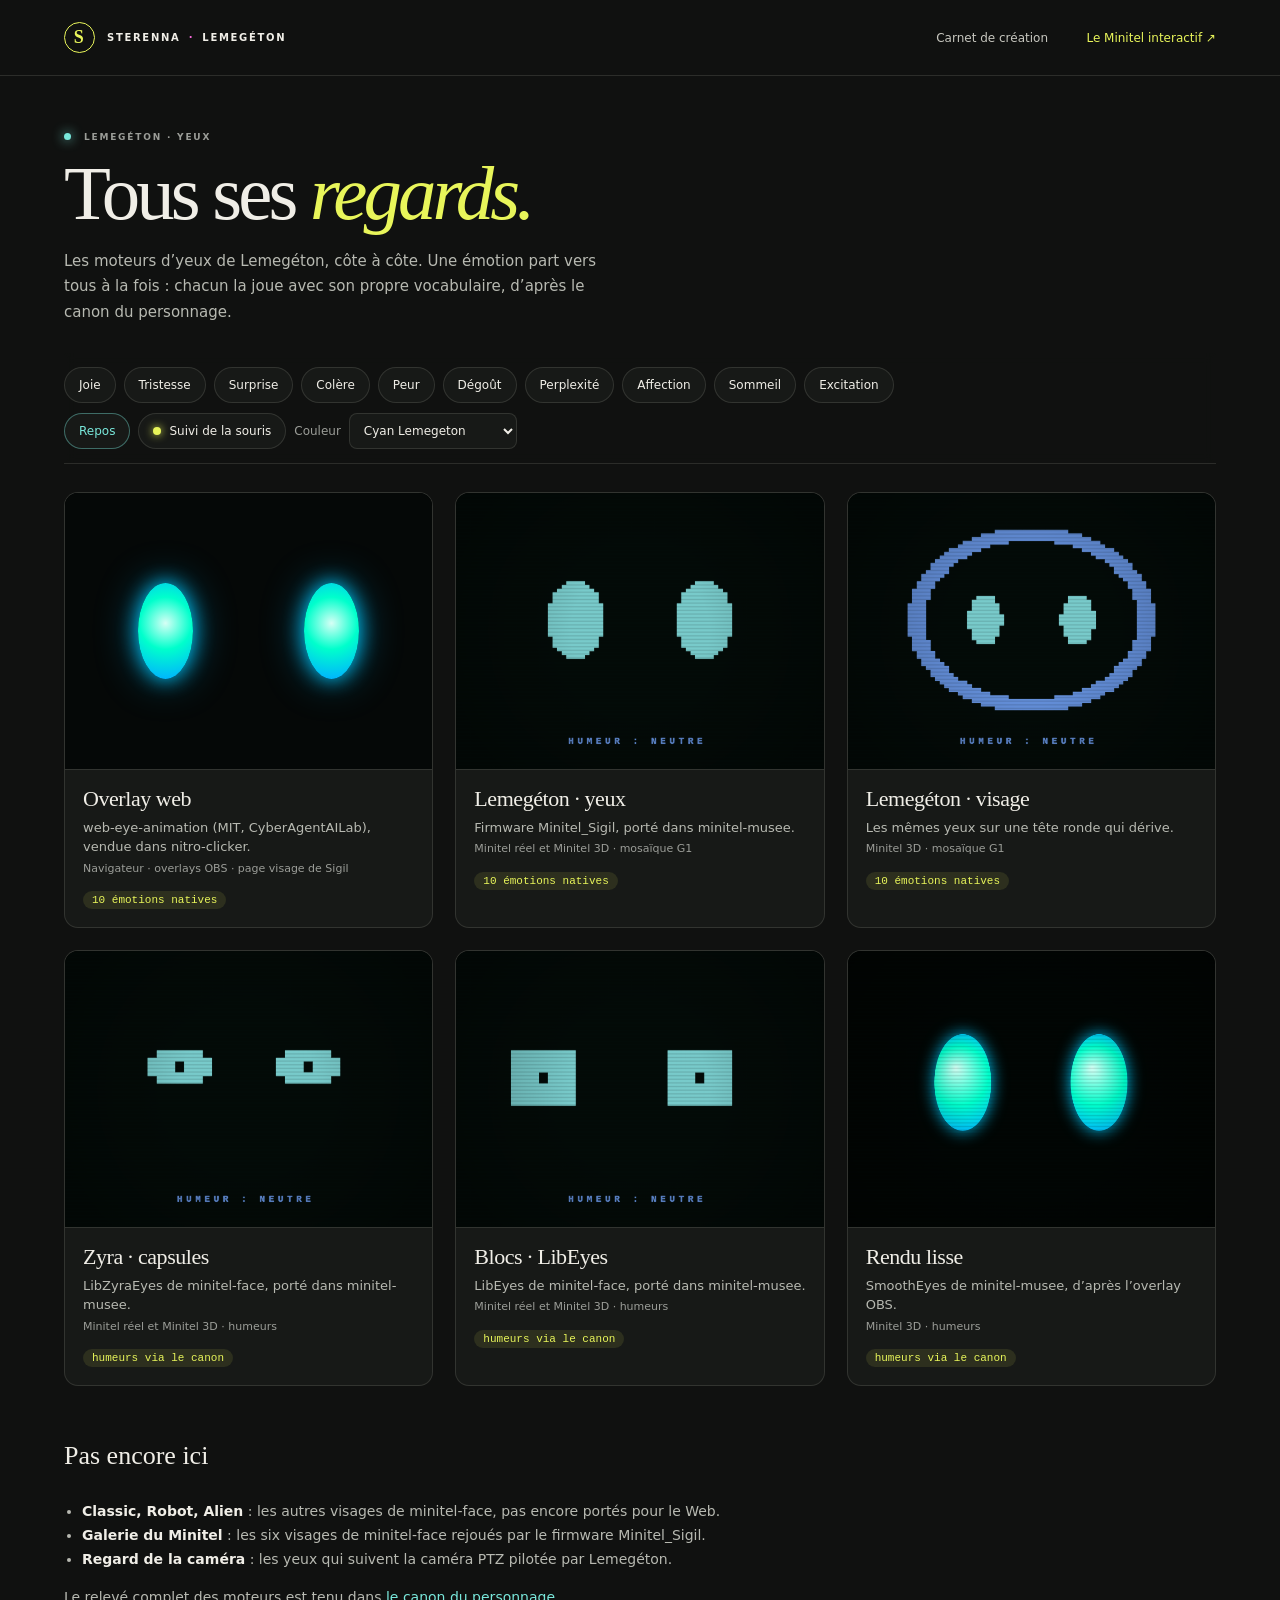
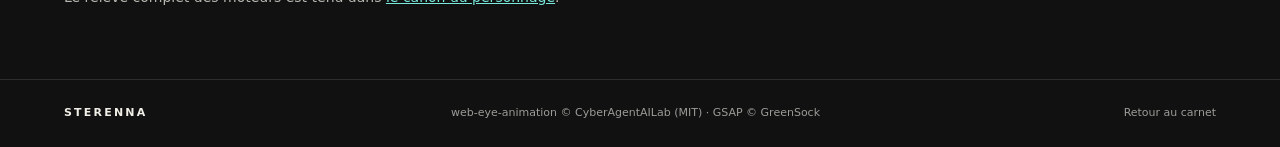
<file: gallery/eyes/index.html>
<!doctype html>
<html lang="fr">
<head>
  <meta charset="utf-8">
  <meta name="viewport" content="width=device-width, initial-scale=1">
  <meta name="theme-color" content="#101110">
  <meta name="description" content="Les yeux de Lemegéton côte à côte : overlay web, mosaïques Vidéotex du Minitel et rendu lisse, pilotés par les mêmes émotions.">
  <link rel="canonical" href="https://sterenna.fr/lemegeton/eyes/">
  <link rel="icon" type="image/webp" href="../assets/icon.webp?v=9be2aa3">
  <title>Lemegéton — yeux | Sterenna</title>
  <link rel="stylesheet" href="./eyes.css?v=495e901a4d">
  <script src="./eyes.js?v=6209386aca" defer></script>
</head>
<body>
  <header class="topbar">
    <a class="wordmark" href="https://sterenna.fr/" aria-label="Sterenna, accueil"><span class="wordmark-mark">S</span><span>STERENNA <i>·</i> LEMEGÉTON</span></a>
    <nav aria-label="Navigation principale">
      <a href="../">Carnet de création</a>
      <a class="nav-back" href="https://sterenna.fr/minitel/">Le Minitel interactif <span aria-hidden="true">↗</span></a>
    </nav>
  </header>

  <main>
    <section class="intro" aria-labelledby="eyes-title">
      <p class="eyebrow"><span class="signal-dot"></span> LEMEGÉTON · YEUX</p>
      <h1 id="eyes-title">Tous ses <em>regards.</em></h1>
      <p class="lead">Les moteurs d’yeux de Lemegéton, côte à côte. Une émotion part vers tous à la fois : chacun la joue avec son propre vocabulaire, d’après le canon du personnage.</p>
    </section>

    <section class="controls" aria-label="Commandes">
      <div class="emotion-row" id="emotion-buttons" role="group" aria-label="Émotions du canon"></div>
      <div class="control-row">
        <button class="emotion emotion-neutral" type="button" id="emotion-neutral">Repos</button>
        <button class="emotion toggle" type="button" id="eye-tracking" aria-pressed="true">Suivi de la souris</button>
        <label class="palette">Couleur <select id="eye-palette"></select></label>
        <p class="status" id="eye-status" aria-live="polite"></p>
      </div>
    </section>

    <section class="eye-grid" aria-label="Moteurs d’yeux">
      <figure class="eye-card">
        <div class="eye-screen" data-engine="web"><iframe src="./web.html" title="Yeux web de Lemegéton" loading="lazy"></iframe></div>
        <figcaption>
          <h2>Overlay web</h2>
          <p>web-eye-animation (MIT, CyberAgentAILab), vendue dans nitro-clicker.</p>
          <p class="where">Navigateur · overlays OBS · page visage de Sigil</p>
          <span class="eye-caption">10 émotions natives</span>
        </figcaption>
      </figure>
      <figure class="eye-card">
        <div class="eye-screen" data-engine="mosaic" data-style="lemegeton"></div>
        <figcaption>
          <h2>Lemegéton · yeux</h2>
          <p>Firmware Minitel_Sigil, porté dans minitel-musee.</p>
          <p class="where">Minitel réel et Minitel 3D · mosaïque G1</p>
          <span class="eye-caption">10 émotions natives</span>
        </figcaption>
      </figure>
      <figure class="eye-card">
        <div class="eye-screen" data-engine="mosaic" data-style="lemegeton-visage"></div>
        <figcaption>
          <h2>Lemegéton · visage</h2>
          <p>Les mêmes yeux sur une tête ronde qui dérive.</p>
          <p class="where">Minitel 3D · mosaïque G1</p>
          <span class="eye-caption">10 émotions natives</span>
        </figcaption>
      </figure>
      <figure class="eye-card">
        <div class="eye-screen" data-engine="mosaic" data-style="zyra"></div>
        <figcaption>
          <h2>Zyra · capsules</h2>
          <p>LibZyraEyes de minitel-face, porté dans minitel-musee.</p>
          <p class="where">Minitel réel et Minitel 3D · humeurs</p>
          <span class="eye-caption">humeurs via le canon</span>
        </figcaption>
      </figure>
      <figure class="eye-card">
        <div class="eye-screen" data-engine="mosaic" data-style="libeyes"></div>
        <figcaption>
          <h2>Blocs · LibEyes</h2>
          <p>LibEyes de minitel-face, porté dans minitel-musee.</p>
          <p class="where">Minitel réel et Minitel 3D · humeurs</p>
          <span class="eye-caption">humeurs via le canon</span>
        </figcaption>
      </figure>
      <figure class="eye-card">
        <div class="eye-screen" data-engine="smooth"></div>
        <figcaption>
          <h2>Rendu lisse</h2>
          <p>SmoothEyes de minitel-musee, d’après l’overlay OBS.</p>
          <p class="where">Minitel 3D · humeurs</p>
          <span class="eye-caption">humeurs via le canon</span>
        </figcaption>
      </figure>
    </section>

    <section class="missing" aria-labelledby="missing-title">
      <h2 id="missing-title">Pas encore ici</h2>
      <ul>
        <li><b>Classic, Robot, Alien</b> : les autres visages de minitel-face, pas encore portés pour le Web.</li>
        <li><b>Galerie du Minitel</b> : les six visages de minitel-face rejoués par le firmware Minitel_Sigil.</li>
        <li><b>Regard de la caméra</b> : les yeux qui suivent la caméra PTZ pilotée par Lemegéton.</li>
      </ul>
      <p>Le relevé complet des moteurs est tenu dans <a href="https://github.com/Sterenna-studio/lemegeton-core/blob/main/canon/VISAGE.md">le canon du personnage</a>.</p>
    </section>
  </main>

  <footer class="footer">
    <a class="footer-brand" href="https://sterenna.fr/">STERENNA</a>
    <span>web-eye-animation © CyberAgentAILab (MIT) · GSAP © GreenSock</span>
    <a href="../">Retour au carnet</a>
  </footer>
</body>
</html>
</file>
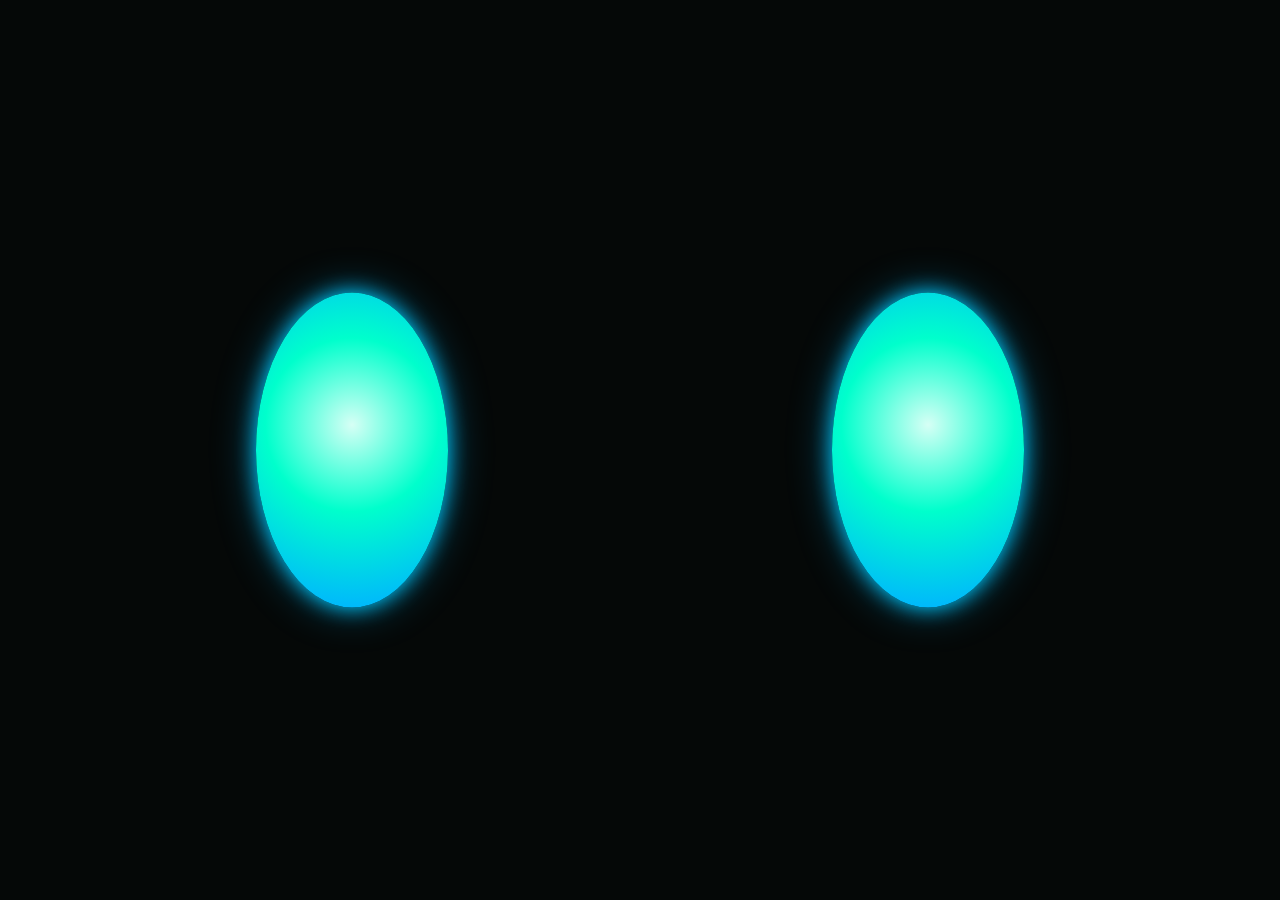
<file: gallery/eyes/web.html>
<!doctype html>
<html lang="fr">
<head>
  <meta charset="utf-8">
  <meta name="viewport" content="width=device-width, initial-scale=1">
  <meta name="robots" content="noindex">
  <title>Yeux web de Lemegeton</title>
  <style>
    html, body { margin: 0; height: 100%; overflow: hidden; background: #050807; }
    /* Reprise de nitro-clicker : css/eye-override.css et le dégradé de obs-lemegeton.html. */
    .eye-container {
      position: absolute !important; inset: 0 !important; width: 100% !important; height: 100% !important;
      transform: none !important; background: transparent !important; overflow: hidden !important;
    }
    /* Yeux agrandis (10vw x 25vh d'origine) pour les proportions du rendu lisse ; la bibliothèque n'anime que l'échelle. */
    .eye-container .eye {
      width: 15vw !important; height: 35vh !important;
      background: radial-gradient(circle at 50% 42%, var(--c1, #d6fff5) 0%, var(--c2, #00ffcc) 42%, var(--c3, #00b3ff) 92%) !important;
      box-shadow: 0 0 20px var(--glow, #00ccff), 0 0 44px rgba(0, 180, 255, .45) !important;
    }
  </style>
  <script src="vendor/gsap.min.js"></script>
</head>
<body>
  <div class="eye-container" id="eye"></div>
  <script src="vendor/web-eye-animation.js"></script>
  <script>
    // COLOR_PRESETS de l'overlay OBS (nitro-clicker), rangés sous les palettes de la page.
    const PRESETS = {
      cyan: ["#d6fff5", "#00ffcc", "#00b3ff", "#00ccff"],
      auto: ["#d6fff5", "#00ffcc", "#00b3ff", "#00ccff"],
      phosphore: ["#efffef", "#00ff44", "#007722", "#00ff44"],
      ambre: ["#fff8e0", "#ffaa00", "#994400", "#ff8800"],
      rouge: ["#fff0f0", "#ff3333", "#cc0000", "#ff2200"],
      nitro: ["#e8f0ff", "#7744ff", "#3300cc", "#6633ff"],
      blanc: ["#ffffff", "#eef2f0", "#9aa6a2", "#ffffff"],
    };
    window.setPalette = (id) => {
      const [c1, c2, c3, glow] = PRESETS[id] || PRESETS.cyan;
      const eye = document.getElementById("eye");
      Object.entries({ c1, c2, c3, glow }).forEach(([name, value]) => eye.style.setProperty(`--${name}`, value));
    };
  </script>
</body>
</html>
</file>
<file: gallery/eyes/eyes.css>
:root {
  color-scheme: dark;
  --ink: #f0eee7;
  --muted: #9b9d98;
  --base: #101110;
  --panel: #171917;
  --line: rgba(230, 231, 216, .13);
  --acid: #e8f55a;
  --pink: #f568d8;
  --cyan: #79e8db;
  --serif: "Iowan Old Style", "Palatino Linotype", "Book Antiqua", Georgia, serif;
  --sans: Inter, ui-sans-serif, system-ui, -apple-system, BlinkMacSystemFont, "Segoe UI", sans-serif;
  font-family: var(--sans);
  background: var(--base);
  color: var(--ink);
}
* { box-sizing: border-box; }
body { margin: 0; min-width: 320px; background: var(--base); }
a { color: inherit; }
button, select { font: inherit; }
button:focus-visible, a:focus-visible, select:focus-visible { outline: 2px solid var(--acid); outline-offset: 3px; }
h1, h2, p, figure { margin-top: 0; }

.topbar { height: 76px; padding: 0 clamp(16px, 5vw, 82px); display: flex; align-items: center; justify-content: space-between; gap: 16px; border-bottom: 1px solid var(--line); }
.wordmark { display: inline-flex; gap: 12px; align-items: center; font-size: 10px; letter-spacing: .17em; font-weight: 750; text-decoration: none; }
.wordmark i { color: var(--pink); font-style: normal; padding: 0 3px; }
.wordmark-mark { display: grid; place-items: center; width: 31px; aspect-ratio: 1; border: 1px solid var(--acid); border-radius: 50%; color: var(--acid); font-family: var(--serif); font-size: 18px; }
.topbar nav { display: flex; align-items: center; gap: clamp(14px, 3vw, 40px); font-size: 12px; color: #c7c7bf; }
.topbar nav a { text-decoration: none; }
.topbar nav a:hover { color: var(--acid); }
.nav-back { color: var(--acid); }

main { max-width: 1400px; margin: auto; padding: 0 clamp(16px, 5vw, 82px); }
.intro { padding: 56px 0 28px; }
.eyebrow { margin: 0 0 16px; color: var(--muted); font-size: 9px; font-weight: 700; letter-spacing: .2em; }
.signal-dot { display: inline-block; width: 7px; height: 7px; margin-right: 8px; border-radius: 50%; background: var(--cyan); box-shadow: 0 0 12px var(--cyan); }
h1 { margin-bottom: 18px; font-family: var(--serif); font-size: clamp(44px, 6vw, 80px); line-height: .95; letter-spacing: -.05em; font-weight: 500; }
h1 em { color: var(--acid); font-weight: 400; }
.lead { max-width: 560px; margin-bottom: 0; color: #b7b9b1; font-size: 15px; line-height: 1.7; }

.controls { position: sticky; top: 0; z-index: 5; padding: 14px 0; background: rgba(16, 17, 16, .94); border-bottom: 1px solid var(--line); backdrop-filter: blur(6px); }
.emotion-row, .control-row { display: flex; flex-wrap: wrap; gap: 8px; align-items: center; }
.control-row { margin-top: 10px; }
.emotion { min-height: 36px; padding: 0 14px; border: 1px solid var(--line); border-radius: 999px; background: var(--panel); color: var(--ink); font-size: 12px; cursor: pointer; transition: border-color .2s, color .2s; }
.emotion:hover { border-color: var(--acid); color: var(--acid); }
.emotion-neutral { border-color: rgba(121, 232, 219, .4); color: var(--cyan); }
.toggle::before { content: ""; display: inline-block; width: 8px; height: 8px; margin-right: 8px; border-radius: 50%; background: var(--acid); box-shadow: 0 0 8px var(--acid); }
.toggle[aria-pressed="false"] { color: var(--muted); }
.toggle[aria-pressed="false"]::before { background: transparent; box-shadow: inset 0 0 0 1px var(--muted); }
.palette { display: inline-flex; gap: 8px; align-items: center; color: var(--muted); font-size: 12px; }
.palette select { min-height: 36px; padding: 0 10px; border: 1px solid var(--line); border-radius: 8px; background: var(--panel); color: var(--ink); }
.status { margin: 0 0 0 auto; color: var(--muted); font-size: 12px; }

.eye-grid { display: grid; grid-template-columns: repeat(auto-fill, minmax(min(100%, 340px), 1fr)); gap: 22px; padding: 28px 0 40px; }
.eye-card { margin: 0; border: 1px solid var(--line); border-radius: 14px; overflow: hidden; background: var(--panel); }
.eye-screen { position: relative; aspect-ratio: 4 / 3; background: #050807; }
.eye-screen canvas, .eye-screen iframe { position: absolute; inset: 0; width: 100%; height: 100%; border: 0; display: block; }
.eye-screen iframe { pointer-events: none; }
.eye-card figcaption { padding: 16px 18px 18px; border-top: 1px solid var(--line); }
.eye-card h2 { margin-bottom: 6px; font-family: var(--serif); font-size: 22px; font-weight: 500; letter-spacing: -.02em; }
.eye-card p { margin-bottom: 4px; color: #b7b9b1; font-size: 13px; line-height: 1.5; }
.eye-card .where { color: var(--muted); font-size: 11px; }
.eye-caption { display: inline-block; margin-top: 10px; padding: 3px 9px; border-radius: 999px; background: rgba(232, 245, 90, .1); color: var(--acid); font-size: 11px; font-family: ui-monospace, "Cascadia Mono", Consolas, monospace; }

.missing { padding: 8px 0 56px; color: #b7b9b1; font-size: 14px; line-height: 1.7; }
.missing h2 { color: var(--ink); font-family: var(--serif); font-size: 26px; font-weight: 500; }
.missing ul { padding-left: 18px; }
.missing b { color: var(--ink); font-weight: 600; }
.missing a { color: var(--cyan); }

.footer { display: flex; flex-wrap: wrap; gap: 12px 24px; justify-content: space-between; padding: 26px clamp(16px, 5vw, 82px); border-top: 1px solid var(--line); color: var(--muted); font-size: 11px; }
.footer a { text-decoration: none; }
.footer a:hover { color: var(--acid); }
.footer-brand { color: var(--ink); letter-spacing: .2em; font-weight: 750; }

@media (max-width: 600px) {
  .topbar { height: 62px; }
  .wordmark { gap: 8px; font-size: 8px; letter-spacing: .12em; }
  .wordmark-mark { width: 27px; font-size: 15px; }
  .topbar nav a:not(.nav-back) { display: none; }
  .intro { padding: 36px 0 20px; }
  .controls { position: static; }
  .status { flex-basis: 100%; margin-left: 0; }
}

@media (prefers-reduced-motion: reduce) {
  * { transition: none !important; }
}
</file>
